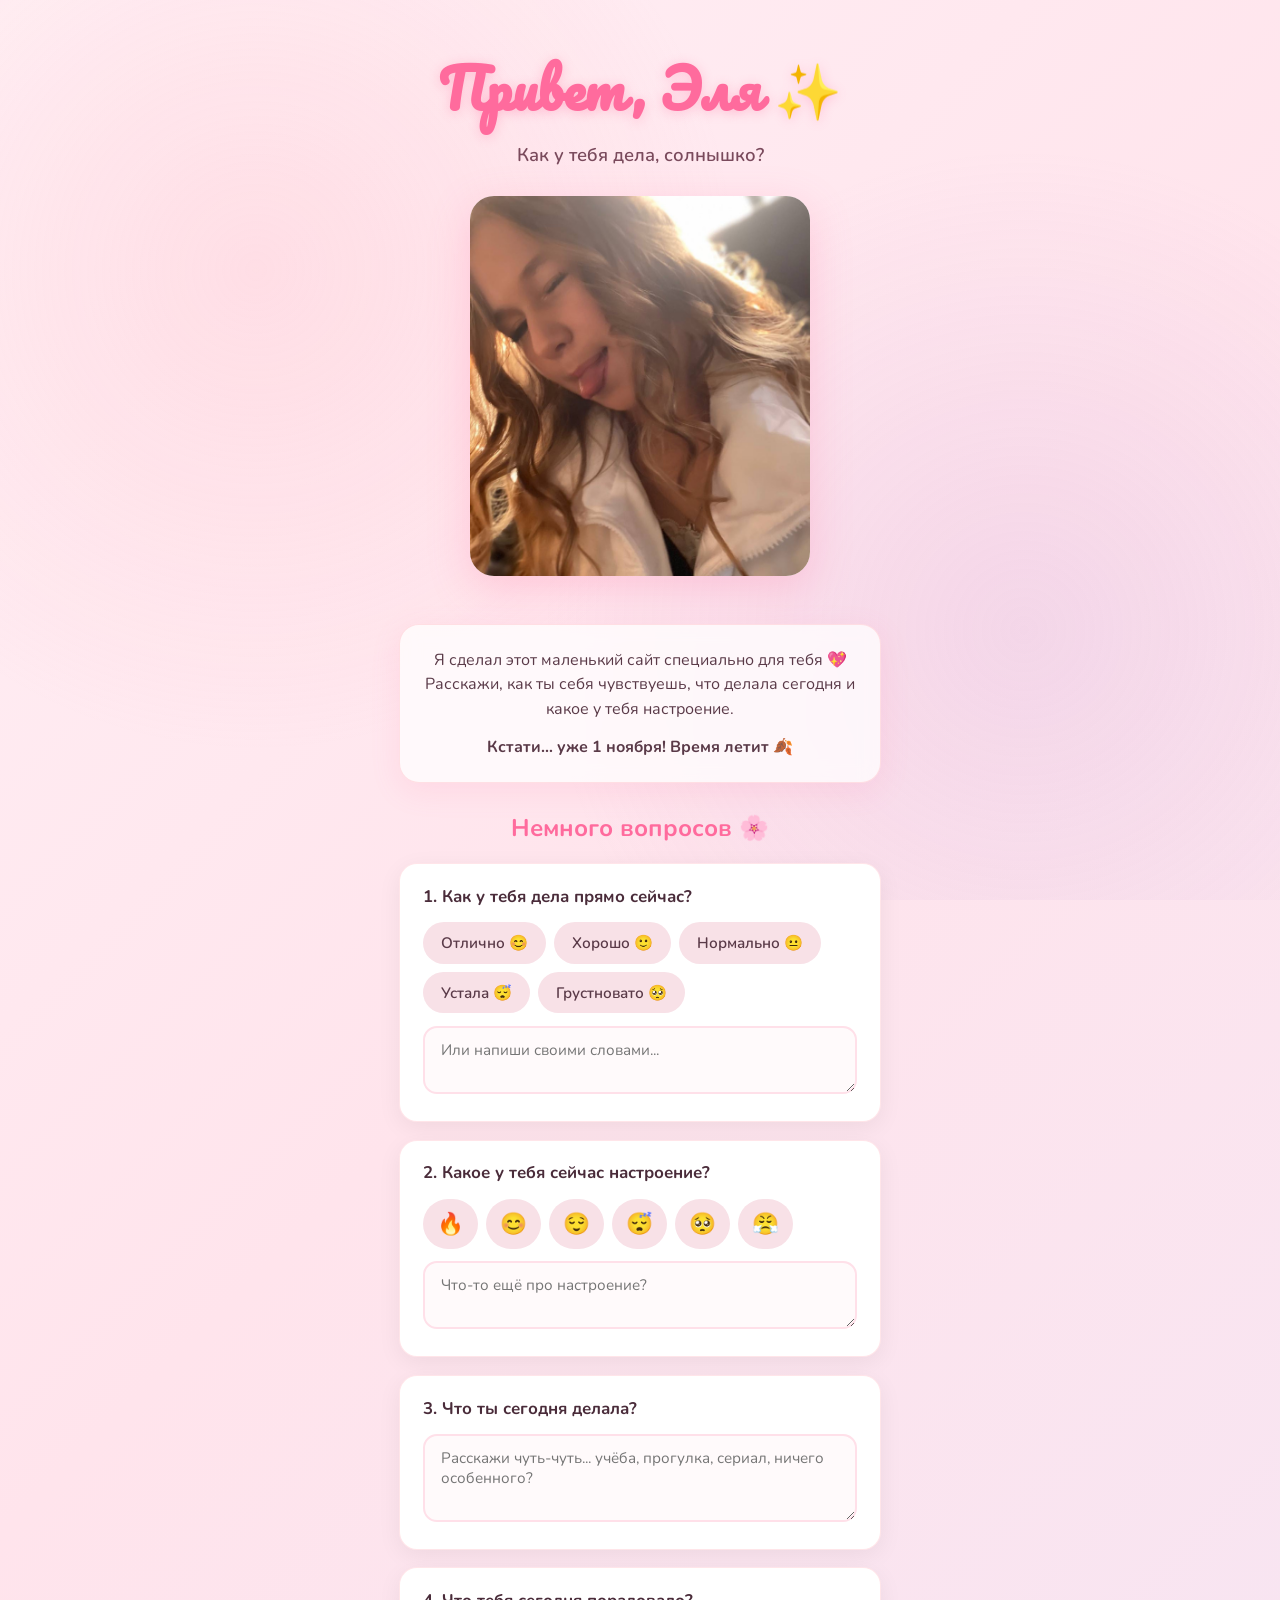
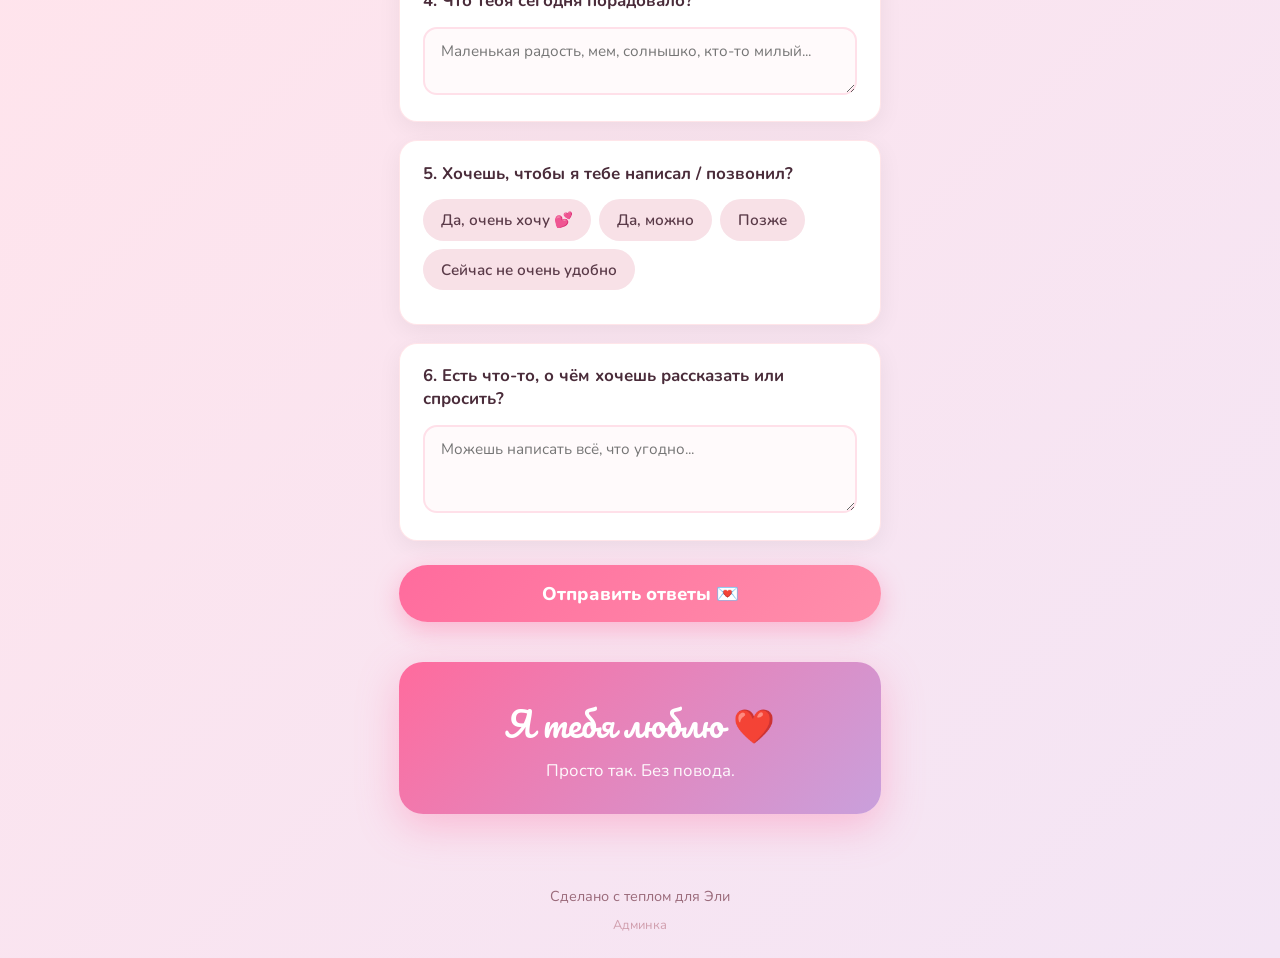
<file: index.html>
<!DOCTYPE html>
<html lang="ru">
<head>
    <meta charset="UTF-8">
    <meta name="viewport" content="width=device-width, initial-scale=1.0">
    <title>Привет, Эля 💕</title>
    <link rel="stylesheet" href="style.css">
    <link rel="preconnect" href="https://fonts.googleapis.com">
    <link rel="preconnect" href="https://fonts.gstatic.com" crossorigin>
    <link href="https://fonts.googleapis.com/css2?family=Nunito:wght@400;600;700;800&family=Pacifico&display=swap" rel="stylesheet">
</head>
<body>
    <div class="bg-hearts"></div>
    
    <header class="hero">
        <div class="hero-content">
            <h1>Привет, Эля ✨</h1>
            <p class="subtitle">Как у тебя дела, солнышко?</p>
        </div>
        <div class="photo-carousel">
            <div class="photo-track" id="photoTrack">
                <img src="IMG_4358.jpg" alt="Эля" class="carousel-photo">
                <img src="IMG_4355.jpg" alt="Эля" class="carousel-photo">
                <img src="IMG_4354.jpg" alt="Эля" class="carousel-photo">
                <img src="IMG_4349.jpg" alt="Эля" class="carousel-photo">
                <img src="IMG_4348.jpg" alt="Эля" class="carousel-photo">
            </div>
        </div>
    </header>

    <main>
        <section class="intro">
            <p>Я сделал этот маленький сайт специально для тебя 💖<br>
            Расскажи, как ты себя чувствуешь, что делала сегодня и какое у тебя настроение.</p>
            <p class="date-note">Кстати… уже 1 ноября! Время летит 🍂</p>
        </section>

        <section class="quiz" id="quiz">
            <h2>Немного вопросов 🌸</h2>
            
            <div class="question-card" data-q="1">
                <label>1. Как у тебя дела прямо сейчас?</label>
                <div class="options">
                    <button type="button" data-value="Отлично 😊">Отлично 😊</button>
                    <button type="button" data-value="Хорошо 🙂">Хорошо 🙂</button>
                    <button type="button" data-value="Нормально 😐">Нормально 😐</button>
                    <button type="button" data-value="Устала 😴">Устала 😴</button>
                    <button type="button" data-value="Грустновато 🥺">Грустновато 🥺</button>
                </div>
                <textarea placeholder="Или напиши своими словами..." id="q1-text"></textarea>
            </div>

            <div class="question-card" data-q="2">
                <label>2. Какое у тебя сейчас настроение?</label>
                <div class="mood-scale">
                    <button type="button" data-value="🔥 Огонь">🔥</button>
                    <button type="button" data-value="😊 Радостное">😊</button>
                    <button type="button" data-value="😌 Спокойное">😌</button>
                    <button type="button" data-value="😴 Сонное">😴</button>
                    <button type="button" data-value="🥺 Немного грустное">🥺</button>
                    <button type="button" data-value="😤 Злое">😤</button>
                </div>
                <textarea placeholder="Что-то ещё про настроение?" id="q2-text"></textarea>
            </div>

            <div class="question-card" data-q="3">
                <label>3. Что ты сегодня делала?</label>
                <textarea placeholder="Расскажи чуть-чуть... учёба, прогулка, сериал, ничего особенного?" id="q3-text" rows="3"></textarea>
            </div>

            <div class="question-card" data-q="4">
                <label>4. Что тебя сегодня порадовало?</label>
                <textarea placeholder="Маленькая радость, мем, солнышко, кто-то милый..." id="q4-text" rows="2"></textarea>
            </div>

            <div class="question-card" data-q="5">
                <label>5. Хочешь, чтобы я тебе написал / позвонил?</label>
                <div class="options">
                    <button type="button" data-value="Да, очень хочу 💕">Да, очень хочу 💕</button>
                    <button type="button" data-value="Да, можно">Да, можно</button>
                    <button type="button" data-value="Позже">Позже</button>
                    <button type="button" data-value="Сейчас не очень удобно">Сейчас не очень удобно</button>
                </div>
            </div>

            <div class="question-card" data-q="6">
                <label>6. Есть что-то, о чём хочешь рассказать или спросить?</label>
                <textarea placeholder="Можешь написать всё, что угодно..." id="q6-text" rows="3"></textarea>
            </div>

            <button class="submit-btn" id="submitBtn">Отправить ответы 💌</button>
        </section>

        <section class="love-section">
            <div class="love-card">
                <p class="love-text">Я тебя люблю ❤️</p>
                <p class="love-sub">Просто так. Без повода.</p>
            </div>
        </section>
    </main>

    <footer>
        <p>Сделано с теплом для Эли</p>
        <a href="admin.html" class="admin-link">Админка</a>
    </footer>

    <div class="toast" id="toast">Спасибо! Твои ответы сохранены 💕</div>

    <script src="script.js"></script>
</body>
</html>
</file>
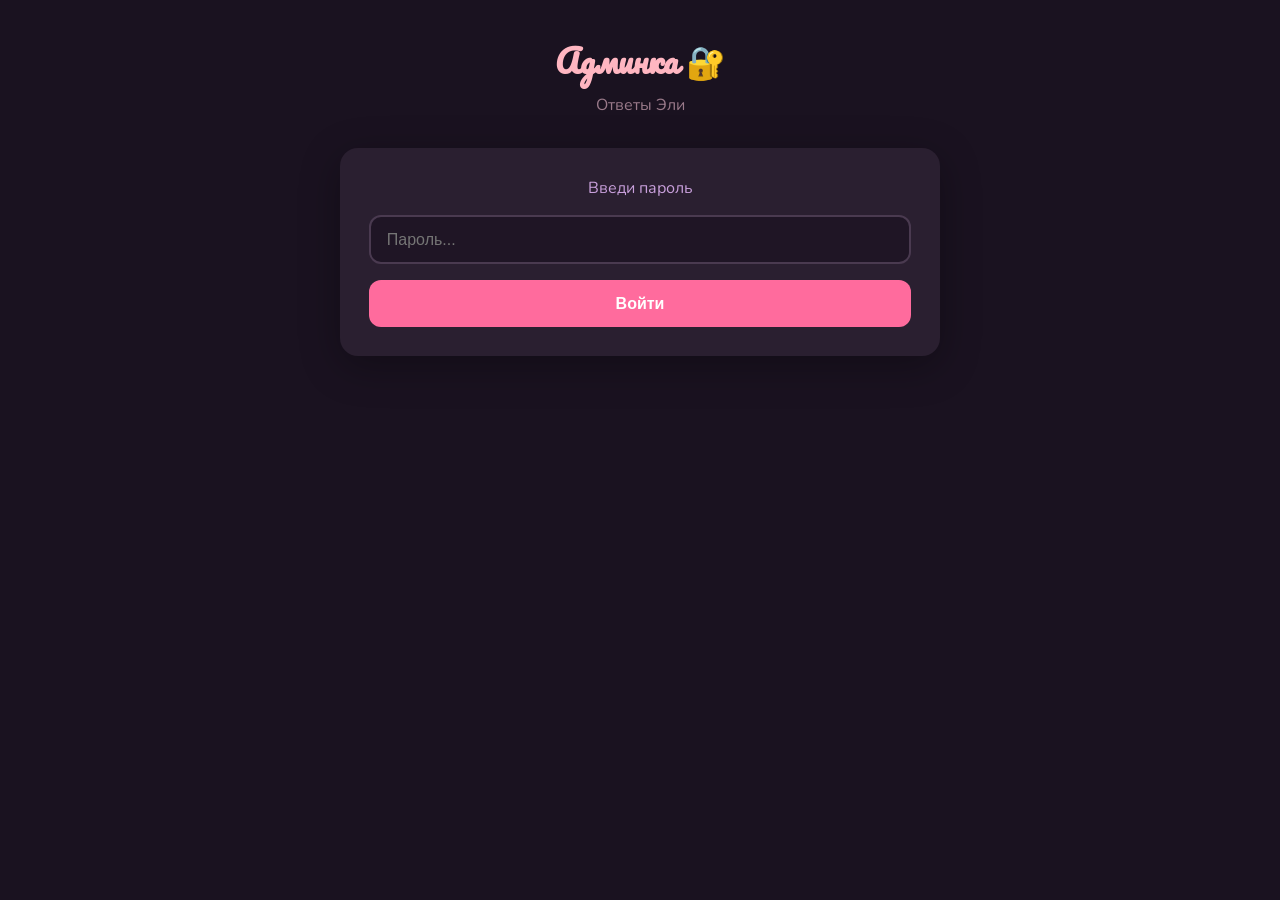
<file: admin.html>
<!DOCTYPE html>
<html lang="ru">
<head>
    <meta charset="UTF-8">
    <meta name="viewport" content="width=device-width, initial-scale=1.0">
    <title>Админка — ответы Эли</title>
    <link rel="stylesheet" href="style.css">
    <link href="https://fonts.googleapis.com/css2?family=Nunito:wght@400;600;700;800&family=Pacifico&display=swap" rel="stylesheet">
</head>
<body class="admin-body">
    <div class="admin-container">
        <div class="admin-header">
            <h1>Админка 🔐</h1>
            <p style="color:#9a7a8a; margin-top:0.4rem;">Ответы Эли</p>
        </div>

        <!-- Логин -->
        <div class="login-box" id="loginBox">
            <p style="margin-bottom:1rem; text-align:center; color:#c9a0dc;">Введи пароль</p>
            <input type="password" id="password" placeholder="Пароль..." autocomplete="off">
            <button onclick="checkPassword()">Войти</button>
            <p id="errorMsg" style="color:#ff6b9d; text-align:center; margin-top:0.8rem; display:none;">Неверный пароль</p>
        </div>

        <!-- Ответы -->
        <div class="answers-box hidden" id="answersBox">
            <div style="display:flex; justify-content:space-between; align-items:center; margin-bottom:1.2rem;">
                <h2 style="color:var(--pink-light); font-size:1.2rem;">Все ответы</h2>
                <button class="clear-btn" style="width:auto; padding:0.5rem 1rem; font-size:0.85rem;" onclick="clearAnswers()">Очистить</button>
            </div>
            <div id="answersList"></div>
            <a href="index.html" style="display:block; text-align:center; margin-top:1.5rem; color:#c9a0dc; text-decoration:none;">← Назад на сайт</a>
        </div>
    </div>

    <script>
        // Простой пароль (можешь поменять)
        const PASSWORD = 'elia2025';

        function checkPassword() {
            const input = document.getElementById('password').value;
            if (input === PASSWORD) {
                document.getElementById('loginBox').classList.add('hidden');
                document.getElementById('answersBox').classList.remove('hidden');
                loadAnswers();
                // Запоминаем на сессию
                sessionStorage.setItem('adminAuth', '1');
            } else {
                document.getElementById('errorMsg').style.display = 'block';
            }
        }

        // Если уже авторизован в этой вкладке
        if (sessionStorage.getItem('adminAuth') === '1') {
            document.getElementById('loginBox').classList.add('hidden');
            document.getElementById('answersBox').classList.remove('hidden');
            loadAnswers();
        }

        // Enter для пароля
        document.getElementById('password').addEventListener('keydown', e => {
            if (e.key === 'Enter') checkPassword();
        });

        function loadAnswers() {
            const list = document.getElementById('answersList');
            const data = JSON.parse(localStorage.getItem('eliaAnswers') || '[]');

            if (data.length === 0) {
                list.innerHTML = '<div class="no-answers">Пока нет ответов 🌸<br>Когда Эля ответит — они появятся здесь</div>';
                return;
            }

            list.innerHTML = data.map((a, i) => `
                <div class="answer-item">
                    <h3>Ответ #${data.length - i}</h3>
                    <p><strong>Как дела:</strong> ${escapeHtml(a.q1)}</p>
                    <p><strong>Настроение:</strong> ${escapeHtml(a.q2)}</p>
                    <p><strong>Что делала:</strong> ${escapeHtml(a.q3)}</p>
                    <p><strong>Что порадовало:</strong> ${escapeHtml(a.q4)}</p>
                    <p><strong>Написать/позвонить:</strong> ${escapeHtml(a.q5)}</p>
                    <p><strong>Ещё:</strong> ${escapeHtml(a.q6)}</p>
                    <div class="timestamp">${a.timestamp}</div>
                </div>
            `).join('');
        }

        function clearAnswers() {
            if (confirm('Точно очистить все ответы?')) {
                localStorage.removeItem('eliaAnswers');
                loadAnswers();
            }
        }

        function escapeHtml(text) {
            const div = document.createElement('div');
            div.textContent = text;
            return div.innerHTML;
        }
    </script>
</body>
</html>
</file>
<file: style.css>
* {
    margin: 0;
    padding: 0;
    box-sizing: border-box;
}

:root {
    --pink: #ff6b9d;
    --pink-light: #ffb6c1;
    --lavender: #c9a0dc;
    --cream: #fff5f7;
    --dark: #2d1b2e;
    --soft: #f8e1e7;
}

body {
    font-family: 'Nunito', sans-serif;
    background: linear-gradient(135deg, #fff0f5 0%, #ffe4ec 40%, #f3e5f5 100%);
    color: var(--dark);
    min-height: 100vh;
    overflow-x: hidden;
    position: relative;
}

.bg-hearts {
    position: fixed;
    inset: 0;
    pointer-events: none;
    z-index: 0;
    background-image: 
        radial-gradient(circle at 20% 30%, rgba(255, 182, 193, 0.25) 0%, transparent 40%),
        radial-gradient(circle at 80% 70%, rgba(201, 160, 220, 0.2) 0%, transparent 40%);
}

.hero {
    position: relative;
    z-index: 1;
    padding: 2.5rem 1.2rem 1.5rem;
    text-align: center;
}

.hero-content h1 {
    font-family: 'Pacifico', cursive;
    font-size: clamp(2.2rem, 8vw, 3.4rem);
    color: var(--pink);
    text-shadow: 0 2px 12px rgba(255, 107, 157, 0.3);
    margin-bottom: 0.4rem;
}

.subtitle {
    font-size: 1.15rem;
    color: #7a4a5c;
    font-weight: 600;
}

.photo-carousel {
    margin-top: 1.8rem;
    overflow: hidden;
    border-radius: 24px;
    box-shadow: 0 12px 40px rgba(255, 107, 157, 0.25);
    max-width: 340px;
    margin-left: auto;
    margin-right: auto;
    background: white;
}

.photo-track {
    display: flex;
    width: 500%;
    animation: slide 18s infinite;
}

.carousel-photo {
    width: 20%;
    height: 380px;
    object-fit: cover;
    display: block;
}

@keyframes slide {
    0%, 18% { transform: translateX(0); }
    20%, 38% { transform: translateX(-20%); }
    40%, 58% { transform: translateX(-40%); }
    60%, 78% { transform: translateX(-60%); }
    80%, 98% { transform: translateX(-80%); }
    100% { transform: translateX(0); }
}

main {
    position: relative;
    z-index: 1;
    max-width: 520px;
    margin: 0 auto;
    padding: 0 1.2rem 3rem;
}

.intro {
    background: rgba(255, 255, 255, 0.75);
    backdrop-filter: blur(10px);
    border-radius: 20px;
    padding: 1.4rem 1.5rem;
    margin: 1.5rem 0;
    text-align: center;
    box-shadow: 0 8px 30px rgba(255, 107, 157, 0.12);
    border: 1px solid rgba(255, 182, 193, 0.4);
}

.intro p {
    line-height: 1.55;
    color: #5a3a48;
}

.date-note {
    margin-top: 0.8rem;
    font-weight: 700;
    color: var(--pink);
}

.quiz h2 {
    text-align: center;
    font-size: 1.5rem;
    margin: 1.8rem 0 1.2rem;
    color: var(--pink);
}

.question-card {
    background: white;
    border-radius: 18px;
    padding: 1.3rem 1.4rem;
    margin-bottom: 1.1rem;
    box-shadow: 0 6px 24px rgba(0,0,0,0.06);
    border: 1px solid rgba(255, 182, 193, 0.35);
    transition: transform 0.2s, box-shadow 0.2s;
}

.question-card:hover {
    transform: translateY(-2px);
    box-shadow: 0 10px 28px rgba(255, 107, 157, 0.15);
}

.question-card label {
    display: block;
    font-weight: 700;
    font-size: 1.05rem;
    margin-bottom: 0.9rem;
    color: #4a2c3a;
}

.options, .mood-scale {
    display: flex;
    flex-wrap: wrap;
    gap: 0.5rem;
    margin-bottom: 0.8rem;
}

.options button, .mood-scale button {
    background: var(--soft);
    border: 2px solid transparent;
    border-radius: 50px;
    padding: 0.55rem 1rem;
    font-family: inherit;
    font-size: 0.95rem;
    font-weight: 600;
    color: #5a3a48;
    cursor: pointer;
    transition: all 0.2s;
}

.options button:hover, .mood-scale button:hover {
    background: var(--pink-light);
    color: white;
}

.options button.selected, .mood-scale button.selected {
    background: var(--pink);
    color: white;
    border-color: var(--pink);
    box-shadow: 0 4px 14px rgba(255, 107, 157, 0.35);
}

.mood-scale button {
    font-size: 1.35rem;
    padding: 0.5rem 0.75rem;
    min-width: 52px;
}

textarea {
    width: 100%;
    border: 2px solid #ffe0e9;
    border-radius: 14px;
    padding: 0.75rem 1rem;
    font-family: inherit;
    font-size: 0.95rem;
    resize: vertical;
    min-height: 48px;
    background: #fffafb;
    color: var(--dark);
    transition: border-color 0.2s;
}

textarea:focus {
    outline: none;
    border-color: var(--pink);
}

.submit-btn {
    display: block;
    width: 100%;
    margin-top: 1.5rem;
    background: linear-gradient(135deg, var(--pink), #ff8fab);
    color: white;
    border: none;
    border-radius: 50px;
    padding: 1rem 1.5rem;
    font-family: inherit;
    font-size: 1.15rem;
    font-weight: 800;
    cursor: pointer;
    box-shadow: 0 8px 25px rgba(255, 107, 157, 0.4);
    transition: transform 0.2s, box-shadow 0.2s;
}

.submit-btn:hover {
    transform: translateY(-3px);
    box-shadow: 0 12px 30px rgba(255, 107, 157, 0.5);
}

.submit-btn:active {
    transform: translateY(0);
}

.love-section {
    margin-top: 2.5rem;
    text-align: center;
}

.love-card {
    background: linear-gradient(135deg, #ff6b9d, #c9a0dc);
    color: white;
    border-radius: 24px;
    padding: 2rem 1.5rem;
    box-shadow: 0 12px 40px rgba(255, 107, 157, 0.35);
}

.love-text {
    font-family: 'Pacifico', cursive;
    font-size: 2.1rem;
    margin-bottom: 0.4rem;
}

.love-sub {
    font-size: 1.05rem;
    opacity: 0.95;
}

footer {
    text-align: center;
    padding: 1.5rem;
    color: #9a6a7a;
    font-size: 0.9rem;
    position: relative;
    z-index: 1;
}

.admin-link {
    display: inline-block;
    margin-top: 0.6rem;
    color: #c08090;
    font-size: 0.8rem;
    text-decoration: none;
    opacity: 0.7;
}

.admin-link:hover {
    opacity: 1;
    text-decoration: underline;
}

.toast {
    position: fixed;
    bottom: 30px;
    left: 50%;
    transform: translateX(-50%) translateY(100px);
    background: var(--dark);
    color: white;
    padding: 1rem 1.6rem;
    border-radius: 50px;
    font-weight: 600;
    box-shadow: 0 10px 30px rgba(0,0,0,0.25);
    opacity: 0;
    transition: all 0.4s cubic-bezier(0.34, 1.56, 0.64, 1);
    z-index: 100;
    pointer-events: none;
}

.toast.show {
    transform: translateX(-50%) translateY(0);
    opacity: 1;
}

/* Admin page */
.admin-body {
    background: #1a1220;
    color: #f0e6ea;
    min-height: 100vh;
    padding: 2rem 1.2rem;
}

.admin-container {
    max-width: 600px;
    margin: 0 auto;
}

.admin-header {
    text-align: center;
    margin-bottom: 2rem;
}

.admin-header h1 {
    font-family: 'Pacifico', cursive;
    color: var(--pink-light);
    font-size: 2rem;
}

.login-box, .answers-box {
    background: #2a1f30;
    border-radius: 18px;
    padding: 1.8rem;
    box-shadow: 0 10px 40px rgba(0,0,0,0.3);
}

.login-box input {
    width: 100%;
    padding: 0.85rem 1rem;
    border-radius: 12px;
    border: 2px solid #4a3a50;
    background: #1f1525;
    color: white;
    font-size: 1rem;
    margin-bottom: 1rem;
}

.login-box button, .clear-btn {
    width: 100%;
    padding: 0.9rem;
    border: none;
    border-radius: 12px;
    background: var(--pink);
    color: white;
    font-weight: 700;
    font-size: 1rem;
    cursor: pointer;
}

.answer-item {
    background: #352840;
    border-radius: 14px;
    padding: 1.2rem;
    margin-bottom: 1rem;
    border-left: 4px solid var(--pink);
}

.answer-item h3 {
    color: var(--pink-light);
    margin-bottom: 0.6rem;
    font-size: 0.95rem;
}

.answer-item p {
    line-height: 1.5;
    color: #e8d8e0;
}

.timestamp {
    font-size: 0.8rem;
    color: #9a7a8a;
    margin-top: 0.6rem;
}

.no-answers {
    text-align: center;
    padding: 2rem;
    color: #9a7a8a;
}

.hidden {
    display: none !important;
}

@media (max-width: 480px) {
    .carousel-photo {
        height: 320px;
    }
}
</file>
